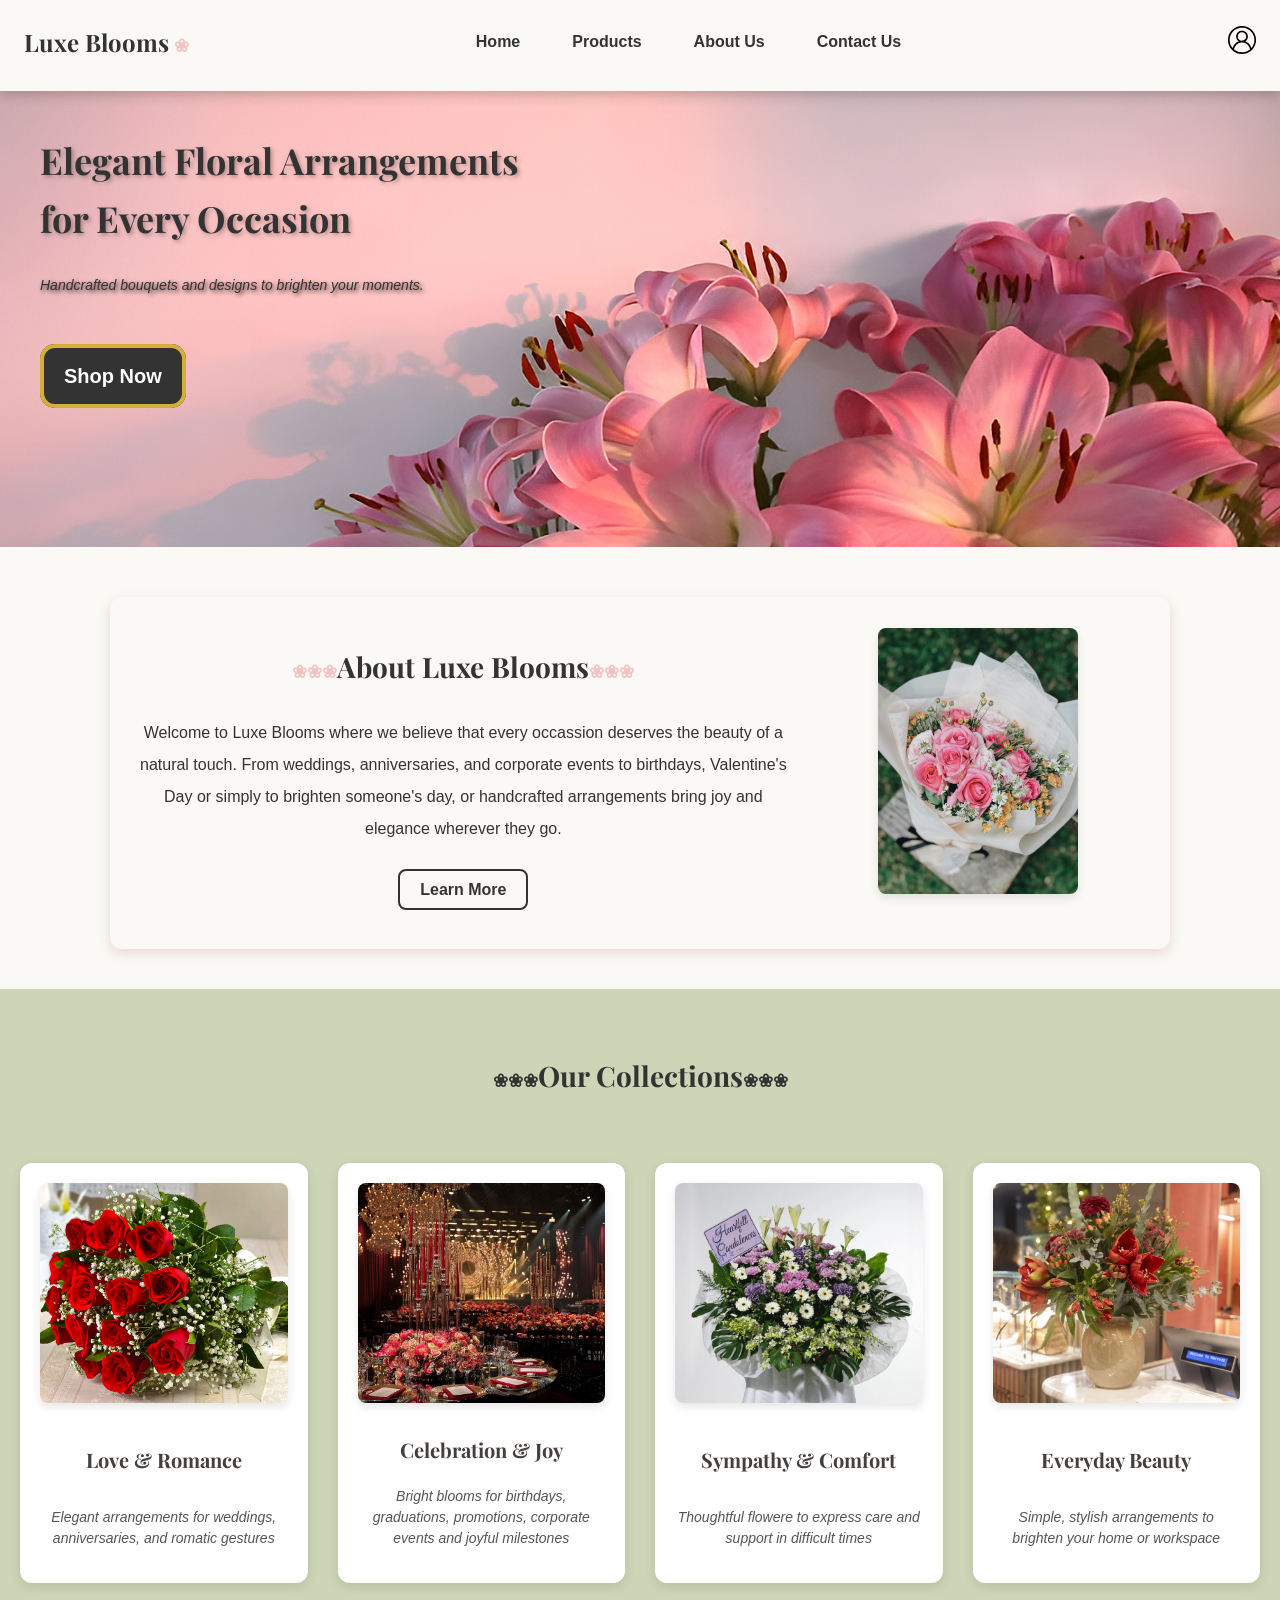
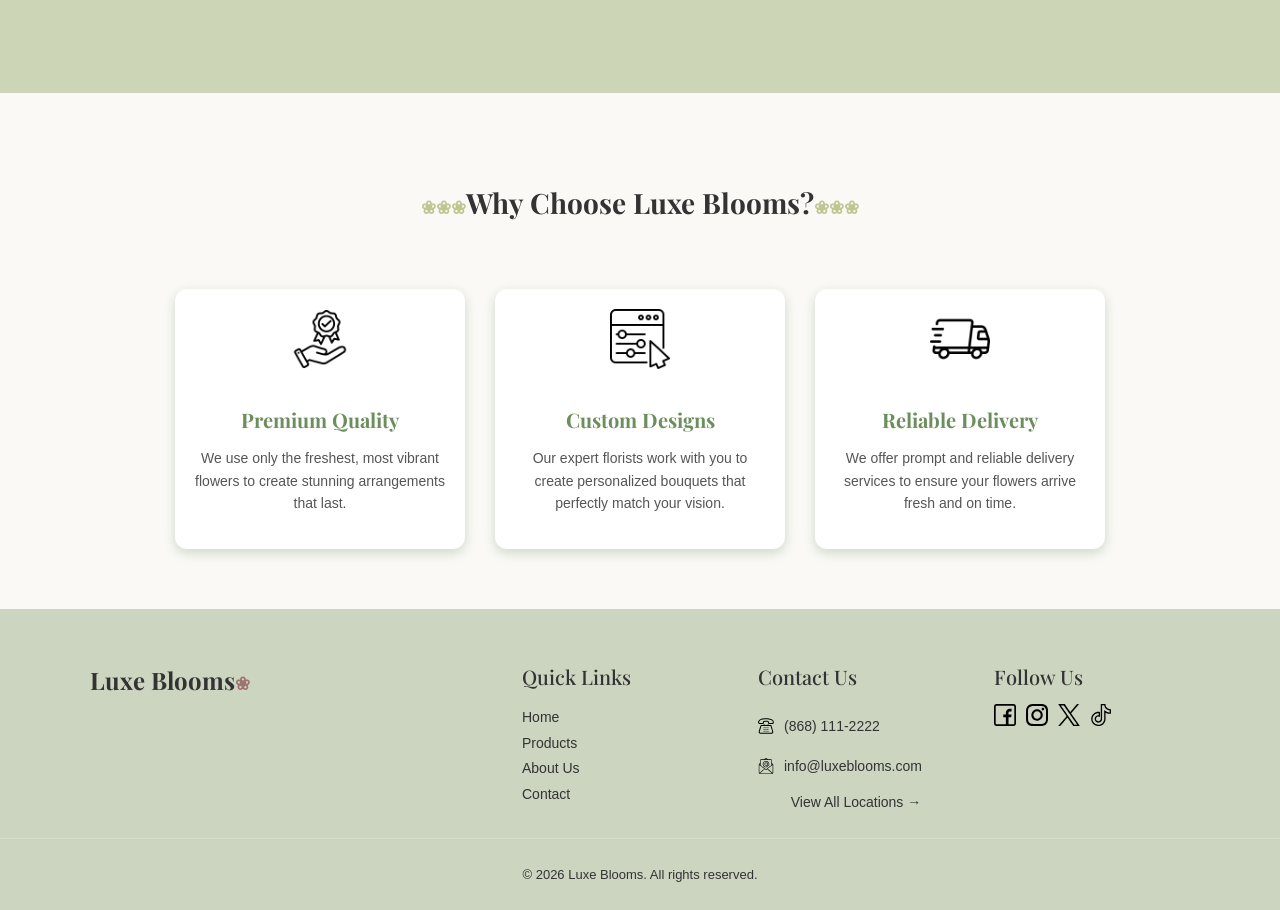
<file: index.html>
<!DOCTYPE html>
<html lang="en">
    <head>
        <meta charset="UTF-8">
        <title>Luxe Blooms</title>

        <!-- Redirect -->
        <script>
        window.location.href = "homepage/homepage.html";
        </script>

    </head>
    <body>
    <p>Loading...</p>
    </body>
</html>
</file>
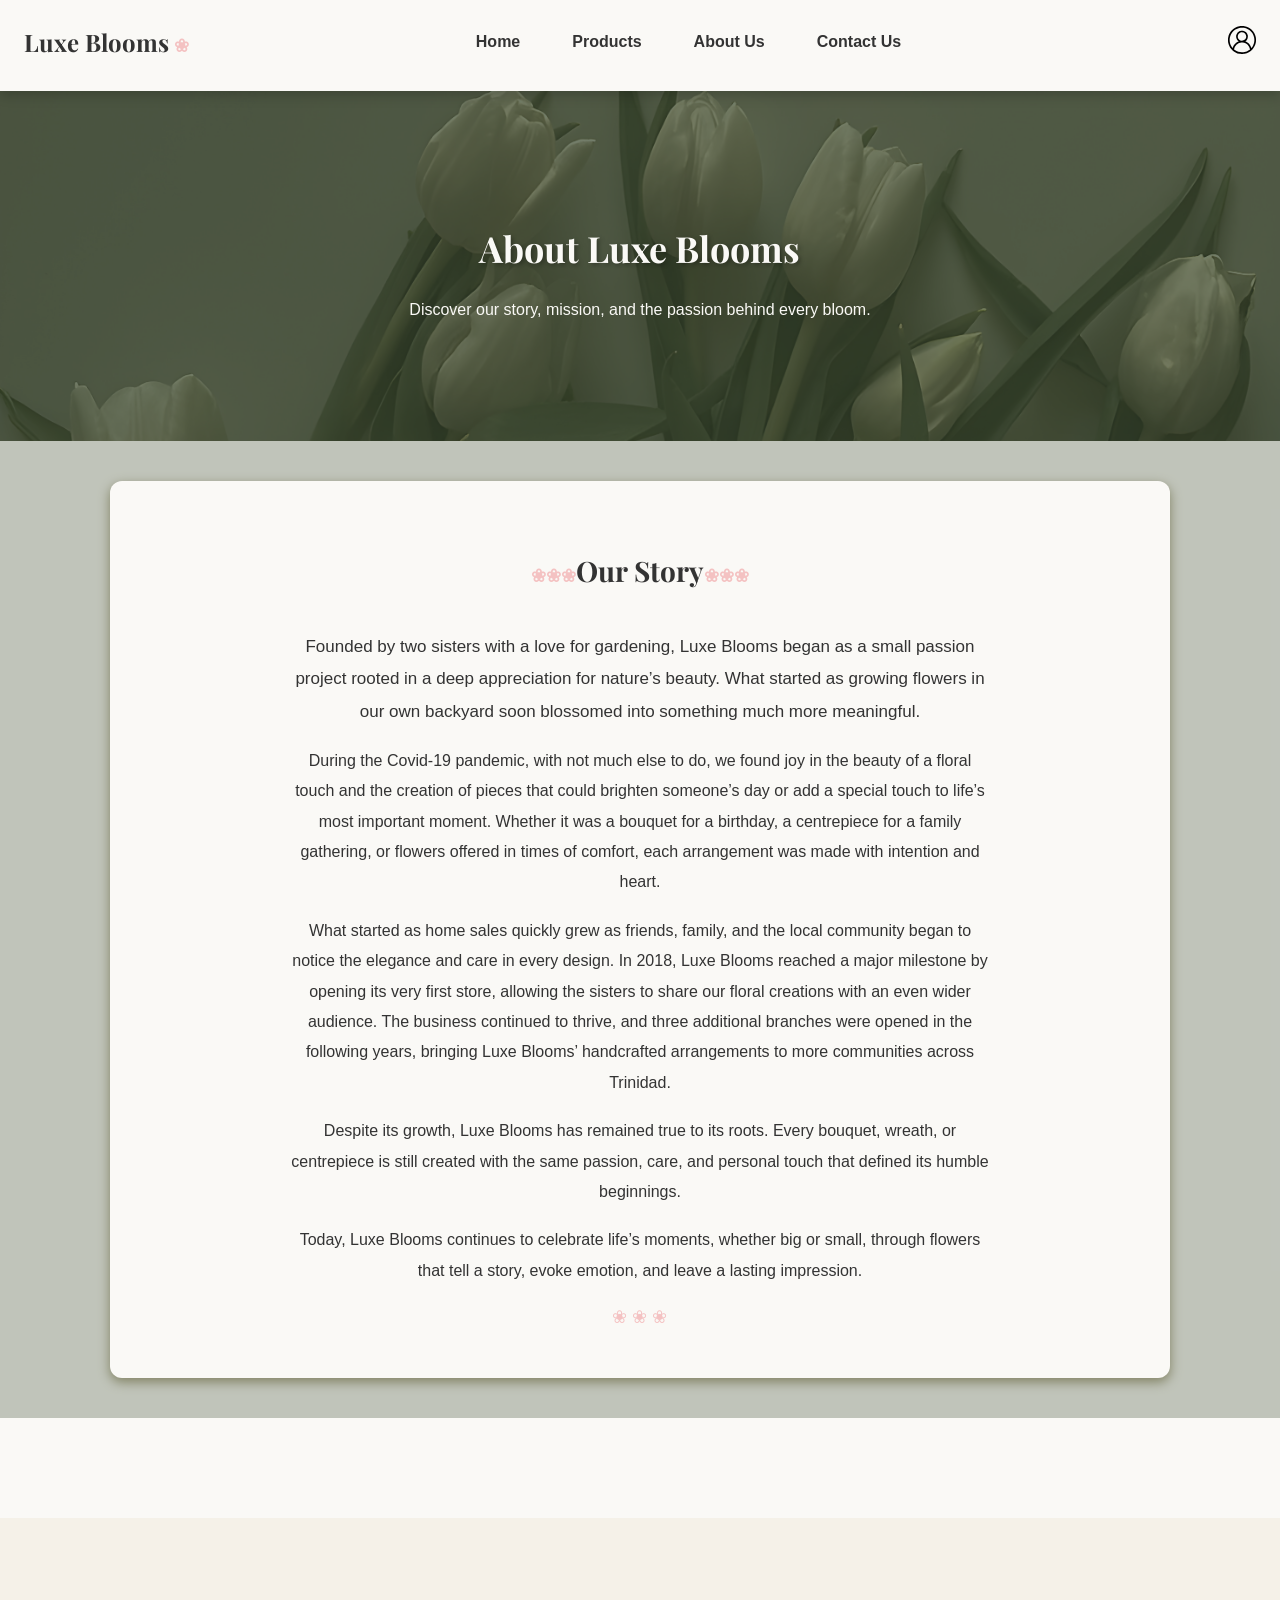
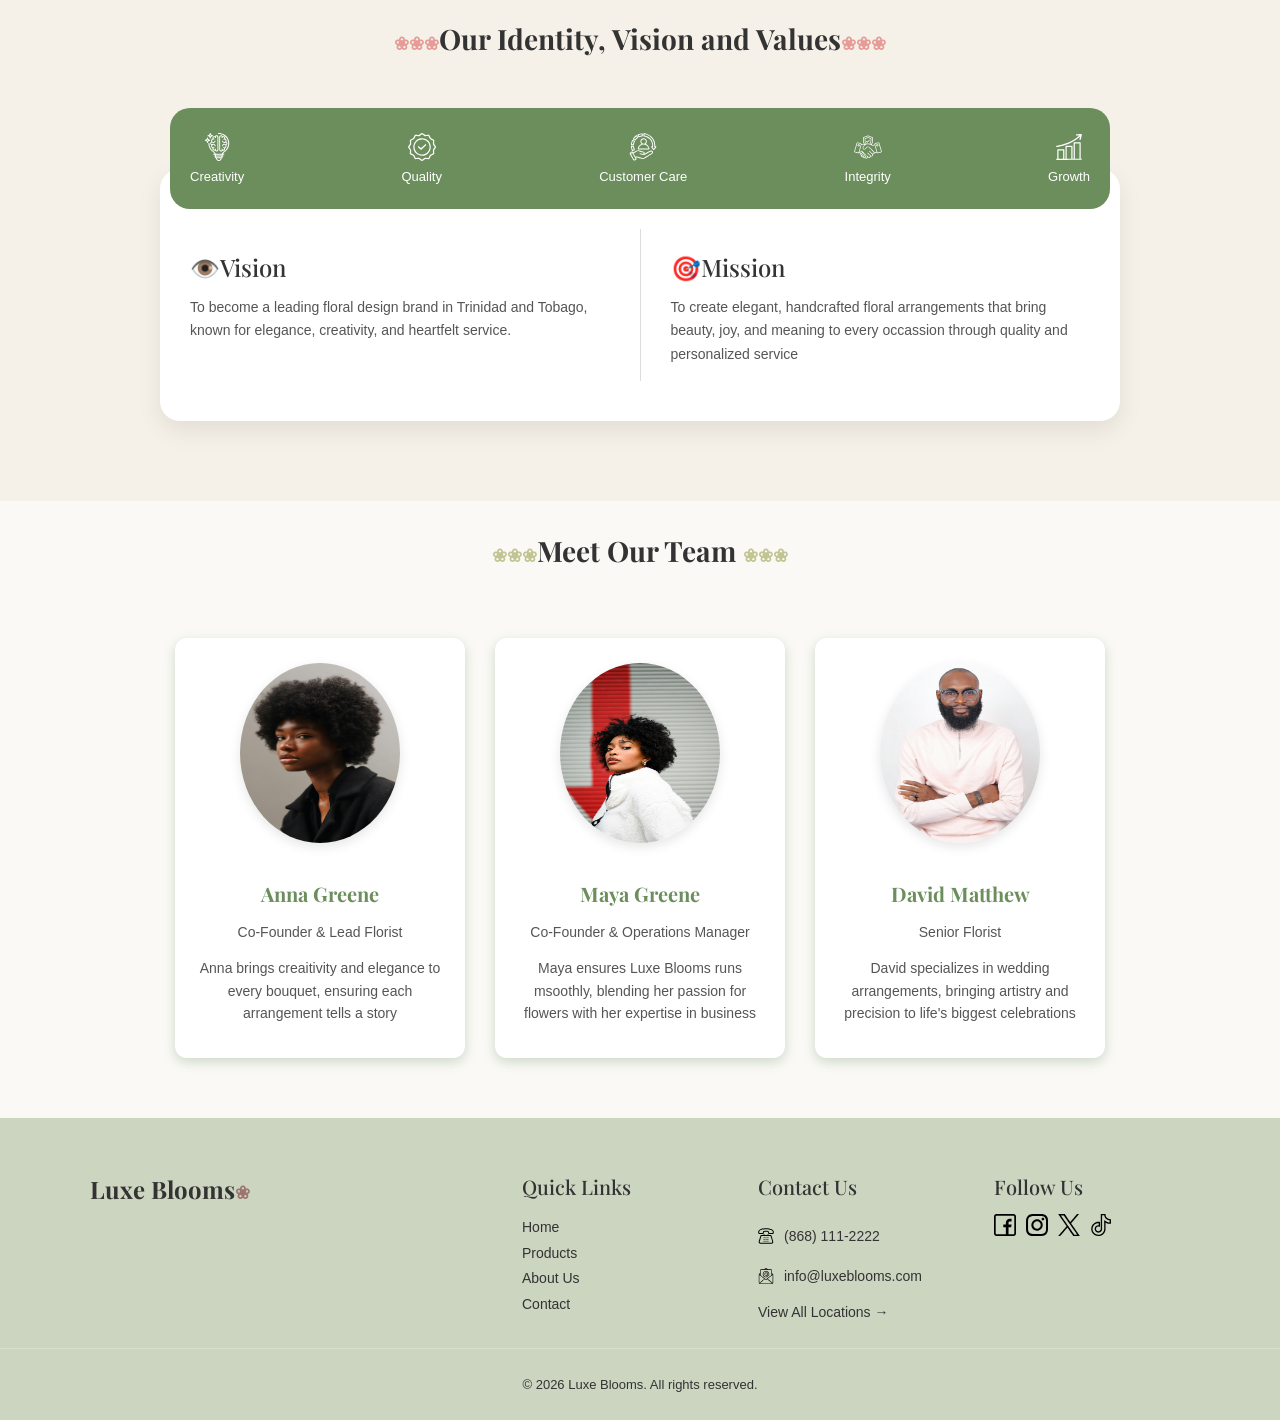
<file: about us/about.html>
<!DOCTYPE html>
<html lang="en">
    <head>
        <meta charset="UTF-8">
        <meta name="description" content="Learn the story behind Luxe Blooms, our vision, mission, and values">
        <meta name="keywords" content="Luxe Blooms story, mission, vision, values, flower shop Trinidad, flower shop history">
        <meta name="viewport" content="width=device-width, initial-scale=1.0">
        <title>Luxe Blooms | About Us</title>
        <link rel="icon" type="image/x-icon" href="../about us/about-images/favicon.ico">
        <link rel="stylesheet" href="../about us/about-styles.css">
        <link rel="stylesheet" href="../global-styles.css">
        <link rel="preconnect" href="https://fonts.googleapis.com">
        <link rel="preconnect" href="https://fonts.gstatic.com" crossorigin>
        <link href="https://fonts.googleapis.com/css2?family=Montserrat:ital,wght@0,100..900;1,100..900&family=Playfair+Display:ital,wght@0,400..900;1,400..900&display=swap" rel="stylesheet">
        <base target="_blank">
    </head>

    <body>  
        <!-- Header -->
        <header class="header">
            <div class="logo-text">
                <h1>Luxe Blooms</h1> 
            </div>

            <div class="menu-toggle" onclick="toggleMenu()">☰</div>

            <nav>
                <ul class="nav-list">
                    <li><a href="../homepage/homepage.html" class="nav-link">Home</a></li>
                    <li><a href="../products/product.html" class="nav-link">Products</a></li>
                    <li><a href="about.html" class="nav-link">About Us</a></li>
                    <li><a href="../contact us/contact.html" class="nav-link">Contact Us</a></li>
                </ul>
            </nav>

            <div class="icons">
                <ul>
                    <li><a href="../login/login.html"><img src="../homepage/images/user.svg" width="28" height="28" alt="User Account"></a></li>
                </ul>
            </div>
        </header>

        <script>
        function toggleMenu() {
            document.querySelector('.nav-list').classList.toggle('active');
        }
        </script>

        <!-- About Us Section Header -->
        <section class="about-hero">
            <div class="about-hero-content">
                <h1>About Luxe Blooms</h1>
                <div class="caption"><p>Discover our story, mission, and the passion behind every bloom.</p></div>
            </div>
        </section>

        <!-- Company Story and Values -->
        <section class="company-history">
            <div class="history-container">
                <div class="history-text">
                    <h2>Our Story</h2>

                    <p>Founded by two sisters with a love for gardening, Luxe Blooms began as a small passion project rooted in a deep appreciation for nature’s beauty.  What started as growing flowers in our own backyard soon blossomed into something much more meaningful.</p>

                    <p>During the Covid-19 pandemic, with not much else to do, we found joy in the beauty of a floral touch and the creation of pieces that could brighten someone’s day or add a special touch to life’s most important moment. Whether it was a bouquet for a birthday, a centrepiece for a family gathering, or flowers offered in times of comfort, each arrangement was made with intention and heart.</p>

                    <p>What started as home sales quickly grew as friends, family, and the local community began to notice the elegance and care in every design. In 2018, Luxe Blooms reached a major milestone by opening its very first store, allowing the sisters to share our floral creations with an even wider audience. The business continued to thrive, and three additional branches were opened in the following years, bringing Luxe Blooms’ handcrafted arrangements to more communities across Trinidad.</p>

                    <p>Despite its growth, Luxe Blooms has remained true to its roots. Every bouquet, wreath, or centrepiece is still created with the same passion, care, and personal touch that defined its humble beginnings.</p>

                    <p>Today, Luxe Blooms continues to celebrate life’s moments, whether big or small, through flowers that tell a story, evoke emotion, and leave a lasting impression. </p>
                </div>
            </div>
        </section>

        <!--Vision and Values-->
        <section class="identity-section">
            <h2>Our Identity, Vision and Values</h2>
        
            <!--Green Section-->
            <div class="values-bar">
                <div class="value-item">
                    <img src="about-images/creativity.svg" alt="Creativity">
                    <p>Creativity</p>
                </div>

                <div class="value-item">
                    <img src="about-images/quality.svg" alt="Quality">
                    <p>Quality</p>
                </div>

                <div class="value-item">
                    <img src="about-images/customer-care.svg" alt="Customer Care">
                    <p>Customer Care</p>
                </div>

                <div class="value-item">
                    <img src="about-images/integrity.svg" alt="Integrity">
                    <p>Integrity</p>
                </div>

                <div class="value-item">
                    <img src="about-images/growth.svg" alt="Growth">
                    <p>Growth</p>
                </div>
            </div>

            <!--White Section-->
            <div class="identity-card">
                <div class="identity-box">
                    <h3>👁️Vision</h3>
                    <p>To become a leading floral design brand in Trinidad and Tobago, known for elegance, creativity, and heartfelt service.</p>
                </div>

                <div class="divider"></div>

                <div class="identity-box">
                    <h3>🎯Mission</h3>
                    <p>To create elegant, handcrafted floral arrangements that bring beauty, joy, and meaning to every occassion through quality and personalized service</p>
                </div>
            </div>
        </section>

        <!--Meet Our Team-->
        <section class="meet-team">
            <h2>Meet Our Team </h2>
            <div class="team-grid">
                <div class="team-card">
                    <img src="about-images/sister1.jpg" alt="Co-Founder - Anna">
                    <h3>Anna Greene</h3>
                    <p>Co-Founder & Lead Florist</p>
                    <p>Anna brings creaitivity and elegance to every bouquet, ensuring each arrangement tells a story</p>
                </div>
                <div class="team-card">
                    <img src="about-images/sister2.jpg" alt="Co-Founder - Maya">
                    <h3>Maya Greene</h3>
                    <p>Co-Founder & Operations Manager</p>
                    <p>Maya ensures Luxe Blooms runs msoothly, blending her passion for flowers with her expertise in business</p>
                </div>
                <div class="team-card">
                    <img src="about-images/staff1.jpg" alt="Senior Florist">
                    <h3>David Matthew</h3>
                    <p>Senior Florist</p>
                    <p>David specializes in wedding arrangements, bringing artistry and precision to life's biggest celebrations</p>
                </div>
            </div>
        </section>

        <!--Footer-->
        <footer class="footer">
            <div class="footer-container">

                <div class="footer-brand">
                    <h3>Luxe Blooms</h3>
                </div>

                <div class="footer-heading">
                    <h4>Quick Links</h4>

                        <ul>
                            <li><a href="homepage.html">Home</a></li>
                            <li><a href="products.html">Products</a></li>
                            <li><a href="about.html">About Us</a></li>
                            <li><a href="contact.html">Contact</a></li>
                        </ul>
                </div>

                <div class="footer-heading">
                    <h4>Contact Us</h4>

                    <p class="footer-contact">
                    <img src="../homepage/images/phone.svg" alt="Phone icon">(868) 111-2222</p>

                    <p class="footer-contact">
                    <img src="../homepage/images/email.svg" alt="Email icon">info@luxeblooms.com</p>

                    <a href="contact.html" class="footer-link">View All Locations →</a>
                </div>

                <div class="footer-heading">
                    <h4>Follow Us</h4>

                    <div class="social-icons">
                        <a href="#"><img src="../homepage/images/facebook.svg" alt="Facebook"></a>
                        <a href="#"><img src="../homepage/images/instagram.svg" alt="Instagram"></a>
                        <a href="#"><img src="../homepage/images/twitter.svg" alt="Twitter"></a>
                        <a href="#"><img src="../homepage/images/tiktok.svg" alt="TikTok"></a>
                    </div>
                </div>
            </div>

            <div class="footer-bottom">
                <p>© 2026 Luxe Blooms. All rights reserved.</p>
            </div>
        </footer>
    </body>
</html>
</file>
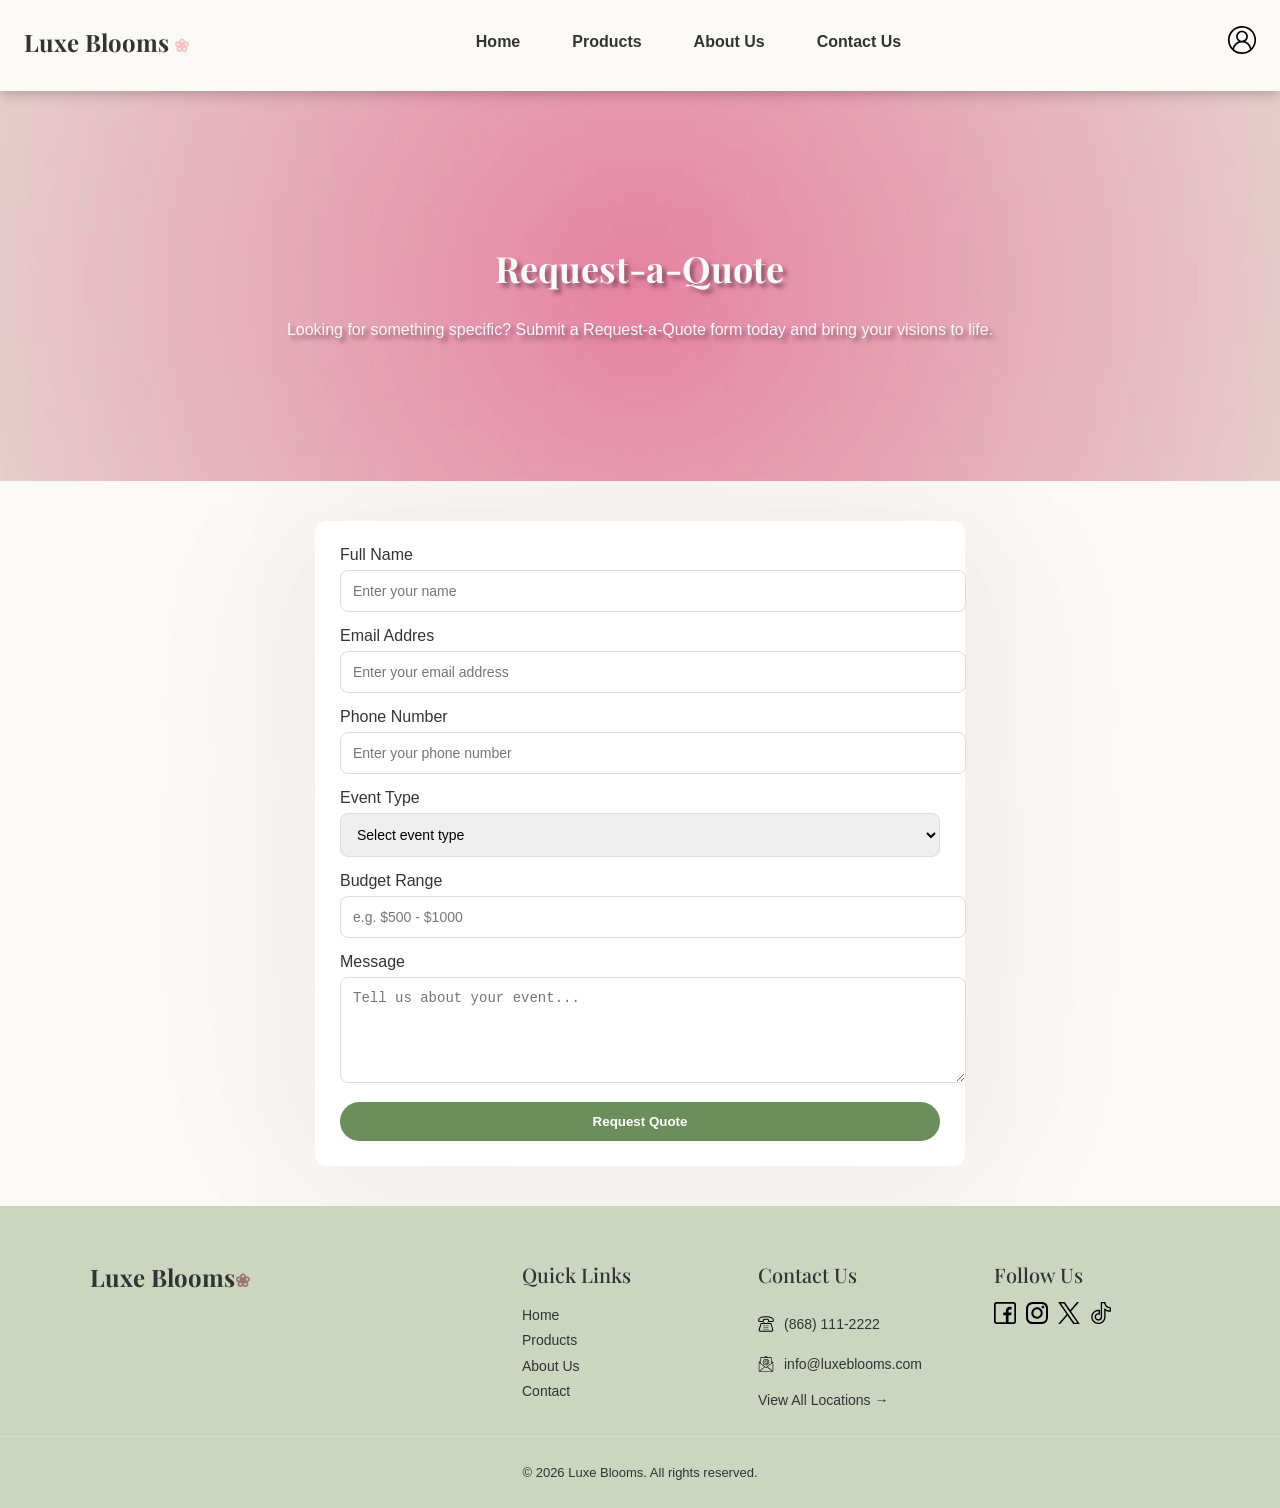
<file: forms/quote.html>
<!DOCTYPE html>
<html lang="en">
    <head>
        <meta charset="UTF-8">
        <meta name="description" content="Luxe Blooms - Elegant Floral Arrangements for Every Occasion">
        <meta name="keywords" content="Learn about Luxe Blooms, our story, mission, vision, values, Luxe Blooms">
        <meta name="viewport" content="width=device-width, initial-scale=1.0">
        <title>Luxe Blooms | Contact Us</title>
        <link rel="icon" type="image/x-icon" href="../forms/quote-images/favicon.ico">
        <link rel="stylesheet" href="../global-styles.css">
        <link rel="stylesheet" href="../forms/quote.css">
        <link rel="preconnect" href="https://fonts.googleapis.com">
        <link rel="preconnect" href="https://fonts.gstatic.com" crossorigin>
        <link href="https://fonts.googleapis.com/css2?family=Montserrat:ital,wght@0,100..900;1,100..900&family=Playfair+Display:ital,wght@0,400..900;1,400..900&display=swap" rel="stylesheet">
        <base target="_blank">
    </head>

    <body>  
        <!-- Header -->
        <header class="header">
            <div class="logo-text">
                <h1>Luxe Blooms</h1> 
            </div>

            <div class="menu-toggle" onclick="toggleMenu()">☰</div>

            <nav>
                <ul class="nav-list">
                    <li><a href="../homepage/homepage.html" class="nav-link">Home</a></li>
                    <li><a href="../products/product.html" class="nav-link">Products</a></li>
                    <li><a href="../about us/about.html" class="nav-link">About Us</a></li>
                    <li><a href="../contact us/contact.html" class="nav-link">Contact Us</a></li>
                </ul>
            </nav>

            <div class="icons">
                <ul>
                    <li><a href="../login/login.html"><img src="../homepage/images/user.svg" width="28" height="28" alt="User Account"></a></li>
                </ul>
            </div>
        </header>

        <script>
        function toggleMenu() {
            document.querySelector('.nav-list').classList.toggle('active');
        }
        </script>

        <!-- Request-a-Quote Hero Section -->
        <section class="quote-hero">
            <div class="quote-hero-content">
                <h1>Request-a-Quote</h1>
                <div class="caption"><p>Looking for something specific? Submit a Request-a-Quote form today and bring your visions to life.</p></div>
            </div>
        </section>

        <!--Quote-->
        <section class="quote-form">
            <form id="quoteForm">

                <div class="quote-form-group">
                    <label for="name">Full Name</label>
                    <input type="text" id="name" name="name" placeholder="Enter your name" required>
                    <div id="nameError" class="error"></div>
                </div>

                <div class="quote-form-group">
                    <label for="email">Email Addres</label>
                    <input type="email" id="email" name="email" placeholder="Enter your email address" required>
                    <div id="emailError" class="error"></div>
                </div>

                <div class="quote-form-group">
                    <label for="phone">Phone Number</label>
                    <input type="tel" id="phone" name="phone" placeholder="Enter your phone number" required>
                    <div id="phoneError" class="error"></div>
                </div>

                <div class="quote-form-group">
                    <label for="eventType">Event Type</label>
                    <select id="eventType" name="eventType" required>
                        <option value="">Select event type</option>
                        <option>Wedding</option>
                        <option>Corporate</option>
                        <option>Birthday</option>
                        <option>Other</option>
                    </select>
                    <div id="eventTypeError" class="error"></div>
                </div>

                <div class="quote-form-group">
                    <label for="budget">Budget Range</label>
                    <input type="text" id="budget" name="budget" placeholder="e.g. $500 - $1000" required>
                    <div id="budgetError" class="error"></div>
                </div>

                <div class="quote-form-group">
                    <label for="message">Message</label>
                    <textarea id="message" name="message" rows="5" placeholder="Tell us about your event..." required></textarea>
                    <div id="messageError" class="error"></div>
                </div>

                <button type="submit">Request Quote</button>

                <div id="successMsg" class="success">
                ✅ Quest request submitted successfully!
                </div>
            </form>

        </section>

        <script src="../forms/quote-validate.js"></script>

        <!--Footer-->
        <footer class="footer">
            <div class="footer-container">

                <div class="footer-brand">
                    <h3>Luxe Blooms</h3>
                </div>

                <div class="footer-heading">
                    <h4>Quick Links</h4>

                        <ul>
                            <li><a href="homepage.html">Home</a></li>
                            <li><a href="products.html">Products</a></li>
                            <li><a href="about.html">About Us</a></li>
                            <li><a href="contact.html">Contact</a></li>
                        </ul>
                </div>

                <div class="footer-heading">
                    <h4>Contact Us</h4>

                    <p class="footer-contact">
                    <img src="../homepage/images/phone.svg" alt="Phone icon">(868) 111-2222</p>

                    <p class="footer-contact">
                    <img src="../homepage/images/email.svg" alt="Email icon">info@luxeblooms.com</p>

                    <a href="contact.html" class="footer-link">View All Locations →</a>
                </div>

                <div class="footer-heading">
                    <h4>Follow Us</h4>

                    <div class="social-icons">
                        <a href="#"><img src="../homepage/images/facebook.svg" alt="Facebook"></a>
                        <a href="#"><img src="../homepage/images/instagram.svg" alt="Instagram"></a>
                        <a href="#"><img src="../homepage/images/twitter.svg" alt="Twitter"></a>
                        <a href="#"><img src="../homepage/images/tiktok.svg" alt="TikTok"></a>
                    </div>
                </div>
            </div>

            <div class="footer-bottom">
                <p>© 2026 Luxe Blooms. All rights reserved.</p>
            </div>
        </footer>



    </body>
</html>
</file>
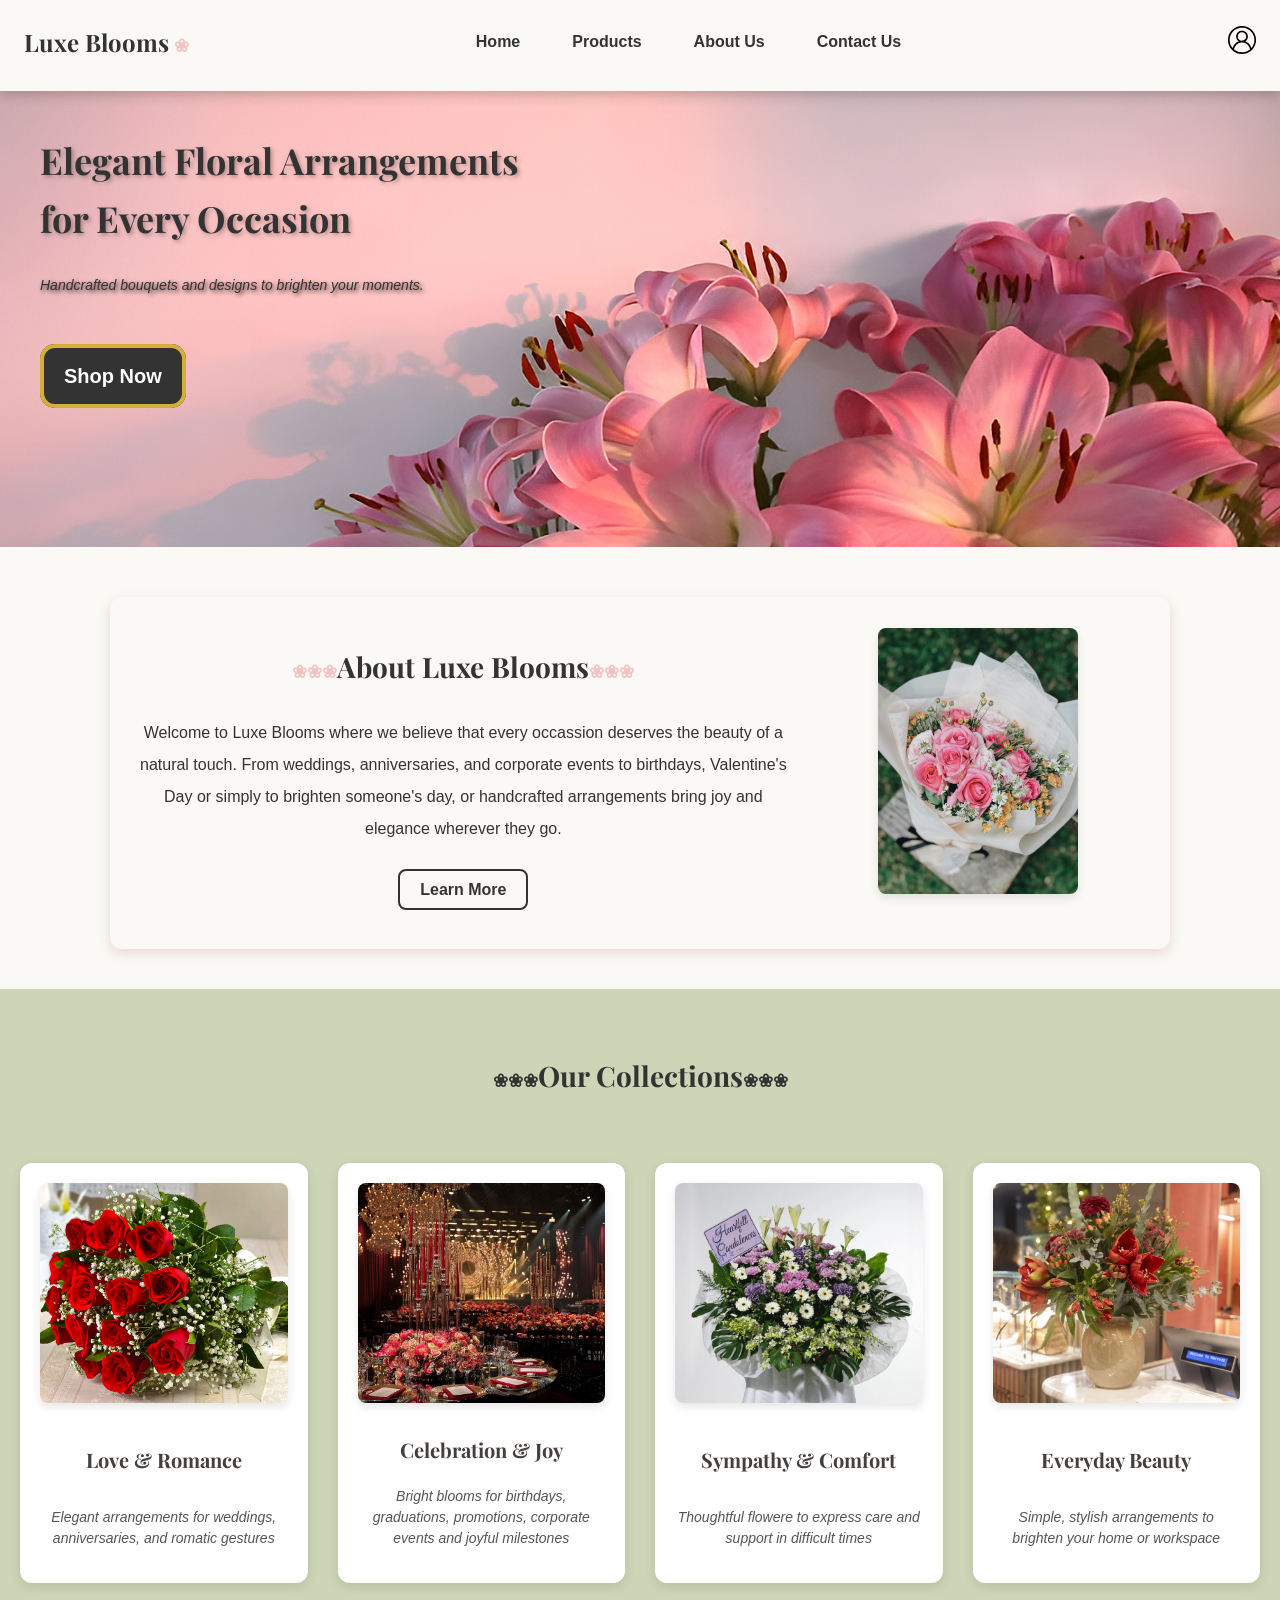
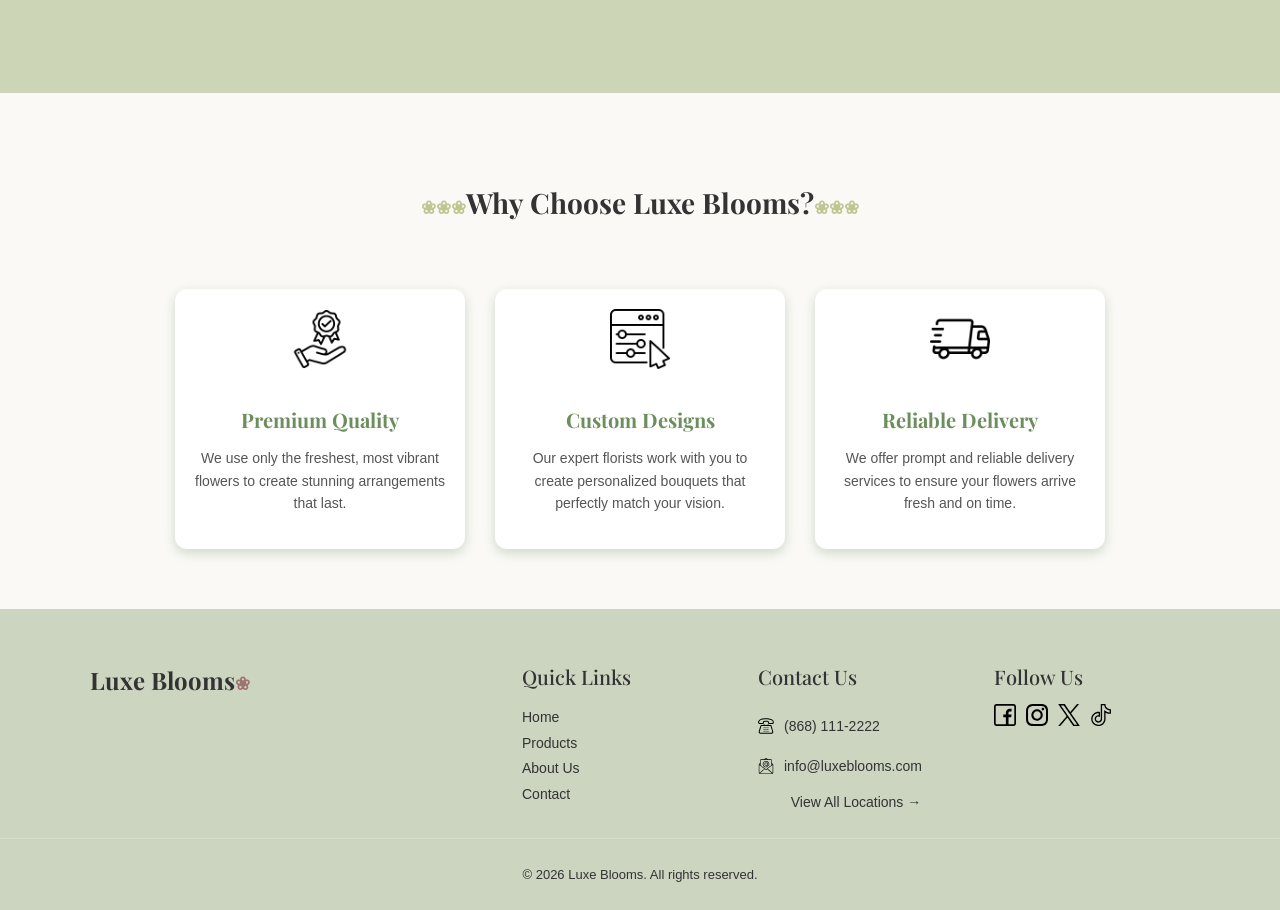
<file: homepage/homepage.html>
<!DOCTYPE html>
<html lang="en">
  <head>
    <meta charset="UTF-8">
    <meta name="description" content="Luxe Blooms - Elegant Floral Arrangements for Every Occasion">
    <meta name="keywords" content="flowers, bouquets, weddings, floral arrangements, Luxe Blooms">
    <meta name="viewport" content="width=device-width, initial-scale=1.0">
    <title>Luxe Blooms | Home</title>
    <link rel="icon" type="image/x-icon" href="../homepage/images/favicon.ico">
    <link rel="stylesheet" href="homepage-styles.css">
    <link rel="stylesheet" href="../global-styles.css">
    <link rel="preconnect" href="https://fonts.googleapis.com">
    <link rel="preconnect" href="https://fonts.gstatic.com" crossorigin>
    <link href="https://fonts.googleapis.com/css2?family=Montserrat:ital,wght@0,100..900;1,100..900&family=Playfair+Display:ital,wght@0,400..900;1,400..900&display=swap" rel="stylesheet">
    <base target="_blank">
  </head>

  <body>  
    <!-- Header -->
    <header class="header">
      <div class="logo-text">
        <h1>Luxe Blooms</h1> 
      </div>

      <div class="menu-toggle" onclick="toggleMenu()">☰</div>

      <nav>
        <ul class="nav-list">
          <li><a href="homepage.html" class="nav-link">Home</a></li>
          <li><a href="../products/product.html" class="nav-link">Products</a></li>
          <li><a href="../about us/about.html" class="nav-link">About Us</a></li>
          <li><a href="../contact us/contact.html" class="nav-link">Contact Us</a></li>
        </ul>
      </nav>

      <div class="icons">
        <ul>
          <li><a href="../login/login.html">
            <img src="images/user.svg" width="28" height="28" alt="User Account"></a></li>
        </ul>
      </div>
    </header>

    <script>
    function toggleMenu() {
      document.querySelector('.nav-list').classList.toggle('active');
    }
    </script>

    <!-- Hero Section -->
    <section class="home-hero">
      <h1>Elegant Floral Arrangements <br> for Every Occasion</h1>
        <div class="caption"><p>Handcrafted bouquets and designs to brighten your moments.</p></div>
        <a href="../products/product.html" class="button-primary">Shop Now</a>
    </section>

    <!-- Company Introduction -->
    <section class="about-preview">
      <div class="about-container">
        <div class="about-text">
          <h2>About Luxe Blooms</h2>
          <p>Welcome to Luxe Blooms where we believe that every occassion deserves the beauty of a natural touch. From weddings, anniversaries, and corporate events to birthdays, Valentine's Day or simply to brighten someone's day, or handcrafted arrangements bring joy and elegance wherever they go. </p>
          <a href="../about us/about.html" class="button-secondary">Learn More</a>
        </div>

        <div class="about-image">
          <img src="images/pink-and-white-rose-bouquet.jpg" alt="Pink and White Rose Bouquet">
        </div>
      </div>
    </section>

    <!-- Featured Collections -->
    <section class="collections">
      <h2>Our Collections</h2>
      <div class="collection-grid">

      <!--Card 1-->
      <a href="../products/product.html" class="collection-card">
        <img src="images/love.jpg" alt="Romantic Bouquet">
        <h3>Love & Romance</h3>
        <p> Elegant arrangements for weddings, anniversaries, and romatic gestures</p>
      </a>

      <!--Card 2-->
      <a href="../products/product.html" class="collection-card">
        <img src="images/celebration.jpg" alt="Celebration Bouquet">
        <h3>Celebration & Joy</h3>
        <p>Bright blooms for birthdays, graduations, promotions, corporate events and joyful milestones </p>
      </a>
    
      <!--Card 3-->
      <a href="../products/product.html" class="collection-card sympathy">
        <img src="images/sympathy.jpg" alt="Sympathy Flowers">
        <h3>Sympathy & Comfort</h3>
        <p>Thoughtful flowere to express care and support in difficult times</p>
      </a>

      <!--Card 4-->
      <a href="../products/product.html" class="collection-card">
        <img src="images/everyday.jpg" alt="Everyday Bouquets">
        <h3>Everyday Beauty</h3>
        <p>Simple, stylish arrangements to brighten your home or workspace</p>
      </a>
      </div>
    </section>

    <!--Section: Why Choose Luxe Blooms?-->
    <section class="why-choose">
      <h2>Why Choose Luxe Blooms?</h2>
      <div class="features">
        <div class="feature">
          <img src="images/quality.png" alt="Quality Icon">
          <h3>Premium Quality</h3>
          <p>We use only the freshest, most vibrant flowers to create stunning arrangements that last.</p>
        </div>

        <div class="feature">
        <img src="images/customization.png" alt="Customization Icon">
          <h3>Custom Designs</h3>
          <p>Our expert florists work with you to create personalized bouquets that perfectly match your vision.</p>
        </div>

        <div class="feature">
        <img src="images/delivery.png" alt="Delivery Icon">
          <h3>Reliable Delivery</h3>
          <p>We offer prompt and reliable delivery services to ensure your flowers arrive fresh and on time.</p>
        </div>
      </div>
    </section>

    <!--Footer-->
    <footer class="footer">
      <div class="footer-container">

        <div class="footer-brand">
          <h3>Luxe Blooms</h3>
        </div>

        <div class="footer-heading">
          <h4>Quick Links</h4>
            <ul>
              <li><a href="homepage.html">Home</a></li>
              <li><a href="products.html">Products</a></li>
              <li><a href="about.html">About Us</a></li>
              <li><a href="contact.html">Contact</a></li>
            </ul>
        </div>

        <div class="footer-heading">
          <h4>Contact Us</h4>

          <p class="footer-contact">
          <img src="../homepage/images/phone.svg" alt="Phone icon">(868) 111-2222</p>

          <p class="footer-contact">
          <img src="../homepage/images/email.svg" alt="Email icon">info@luxeblooms.com</p>

          <a href="contact.html" class="footer-link">View All Locations →</a>
        </div>

        <div class="footer-heading">
          <h4>Follow Us</h4>

          <div class="social-icons">
            <a href="#"><img src="../homepage/images/facebook.svg" alt="Facebook"></a>
            <a href="#"><img src="../homepage/images/instagram.svg" alt="Instagram"></a>
            <a href="#"><img src="../homepage/images/twitter.svg" alt="Twitter"></a>
            <a href="#"><img src="../homepage/images/tiktok.svg" alt="TikTok"></a>
          </div>
        </div>
      </div>

      <div class="footer-bottom">
        <p>© 2026 Luxe Blooms. All rights reserved.</p>
      </div>
    </footer>
  </body>
</html>
</file>
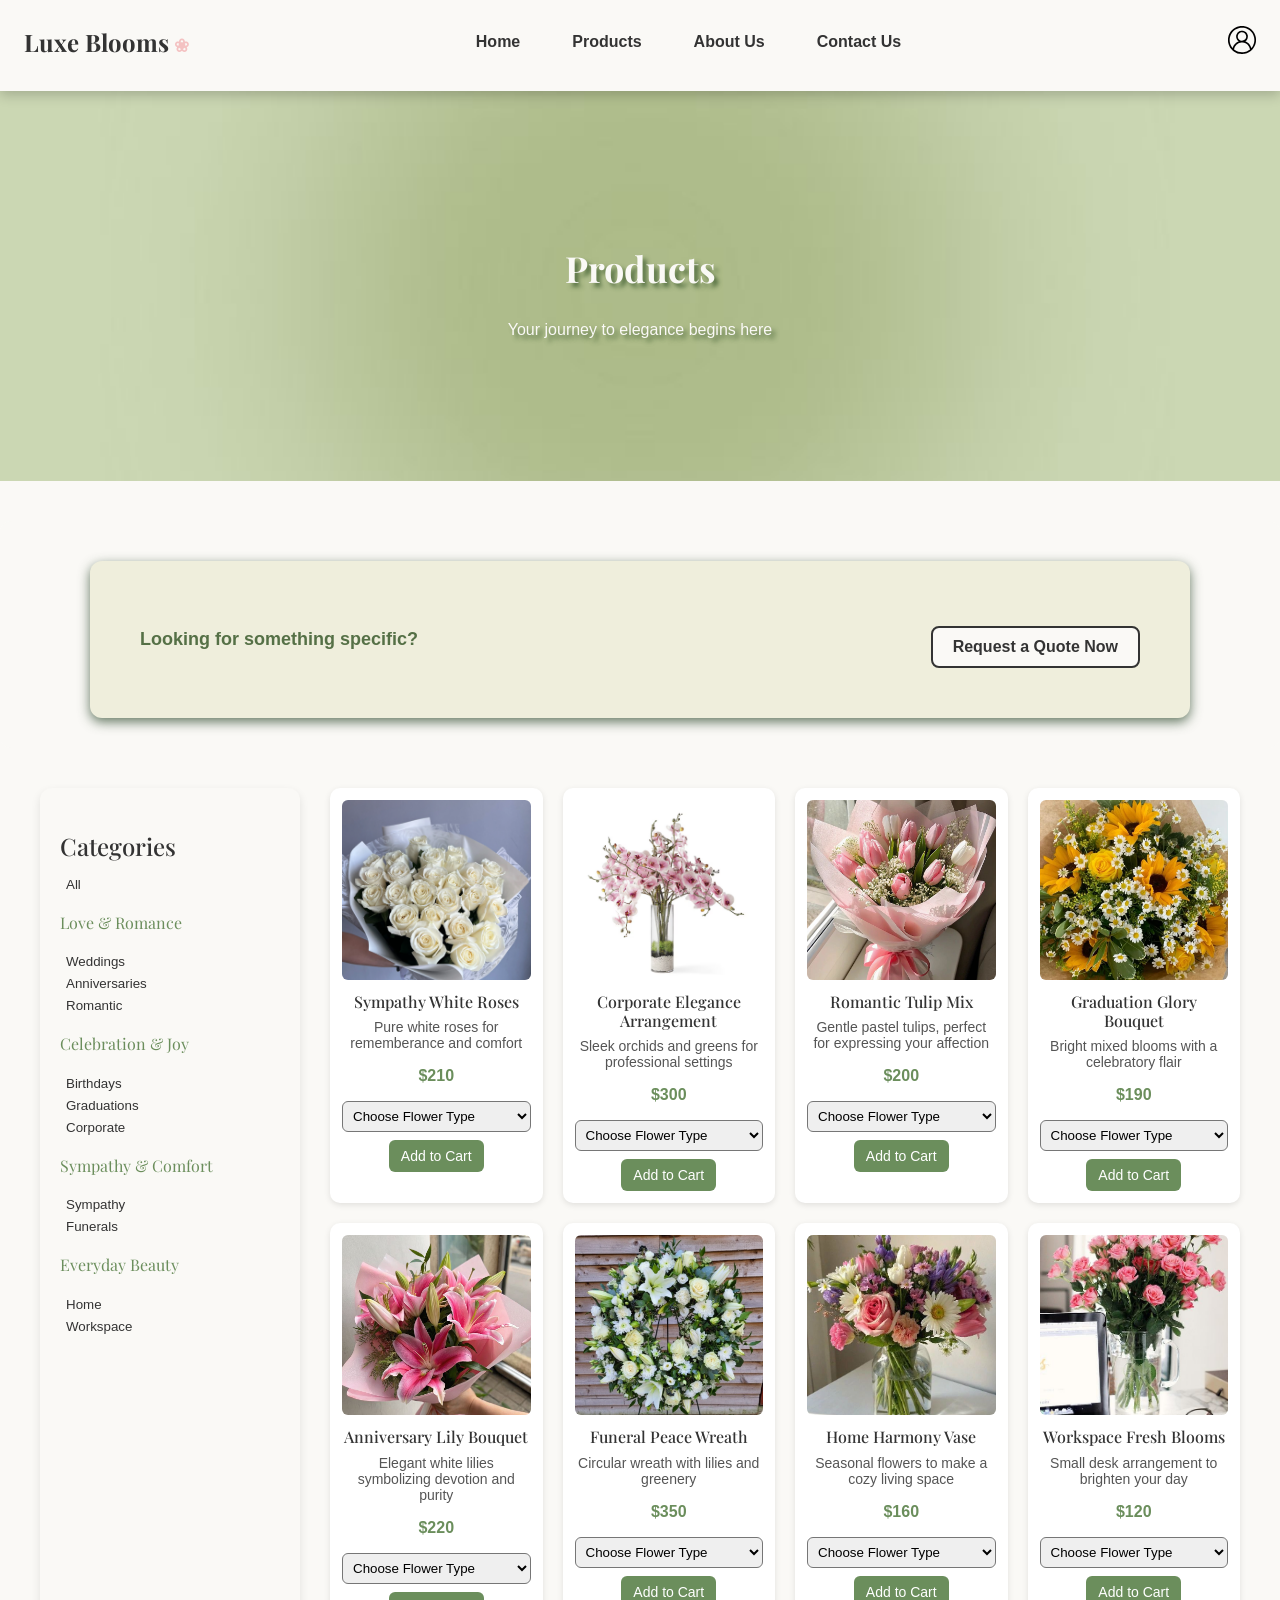
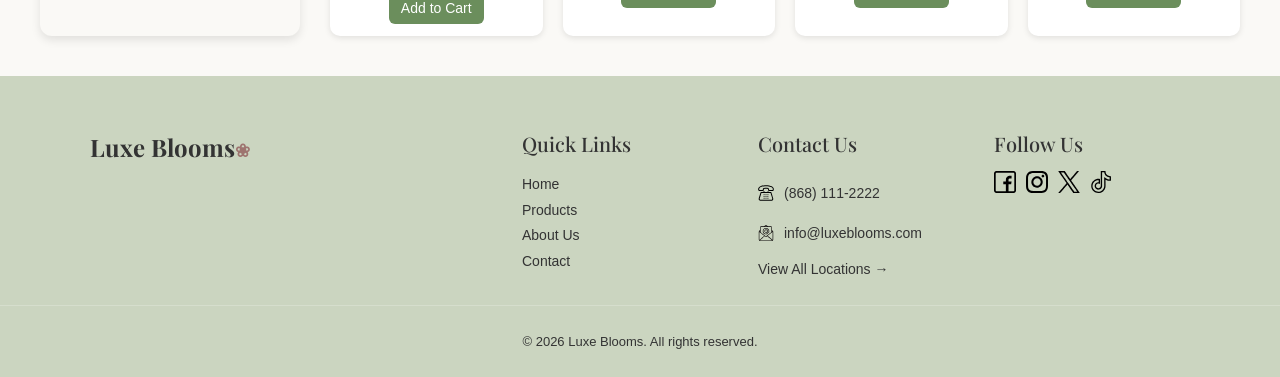
<file: products/product.html>
<!DOCTYPE html>
<html lang="en">
    <head>
        <meta charset="UTF-8">
        <meta name="description" content="Submit your event details to Luxe Blooms and receive a personalized quote tailored to your occasion, busget, and vision">
        <meta name="keywords" content="Luxe Blooms quote, request a quote, floral pricing, wedding flower quote, corporate flower quote, event flower quote">
        <meta name="viewport" content="width=device-width, initial-scale=1.0">
        <title>Luxe Blooms | Request-a-Quote</title>
        <link rel="icon" type="image/x-icon" href="../products/images/favicon.ico">
        <link rel="stylesheet" href="../global-styles.css">
         <link rel="stylesheet" href="../products/product.css">
        <link rel="preconnect" href="https://fonts.googleapis.com">
        <link rel="preconnect" href="https://fonts.gstatic.com" crossorigin>
        <link href="https://fonts.googleapis.com/css2?family=Montserrat:ital,wght@0,100..900;1,100..900&family=Playfair+Display:ital,wght@0,400..900;1,400..900&display=swap" rel="stylesheet">
        <base target="_blank">
    </head>

    <body>  
        <!-- Header -->
        <header class="header">
            <div class="logo-text">
                <h1>Luxe Blooms</h1> 
            </div>

            <div class="menu-toggle" onclick="toggleMenu()">☰</div>


            <nav>
                <ul class="nav-list">
                    <li><a href="../homepage/homepage.html" class="nav-link">Home</a></li>
                    <li><a href="product.html" class="nav-link">Products</a></li>
                    <li><a href="../about us/about.html" class="nav-link">About Us</a></li>
                    <li><a href="../contact us/contact.html" class="nav-link">Contact Us</a></li>
                </ul>
            </nav>

            <div class="icons">
                <ul>
                    <li><a href="../login/login.html"><img src="../homepage/images/user.svg" width="28" height="28" alt="User Account"></a></li>
                </ul>
            </div>
        </header>

        <script>
        function toggleMenu() {
            document.querySelector('.nav-list').classList.toggle('active');
        }
        </script>

        <!-- Product Section Header -->
        <section class="product-hero">
            <div class="product-hero-content">
                <h1>Products</h1>
                <div class="caption"><p>Your journey to elegance begins here</p></div>
            </div>
        </section>

        <!--Main Content-->
        <section class="quote-banner">
            <div class="quote-banner-content">
                <p>Looking for something specific?</p>
                <a href="../forms/quote.html" class="quote-button">Request a Quote Now</a>
            </div>
        </section>

        <!--Actual Product Section--> 
        <section class="product-section">

            <!-- Sidebar -->
            <aside class="product-sidebar">
                <h3>Categories</h3>

                <button>All</button>

                <h4>Love & Romance</h4>
                <button>Weddings</button>
                <button>Anniversaries</button>
                <button>Romantic</button>

                <h4>Celebration & Joy</h4>
                <button>Birthdays</button>
                <button>Graduations</button>
                <button>Corporate</button>

                <h4>Sympathy & Comfort</h4>
                <button>Sympathy</button>
                <button>Funerals</button>

                <h4>Everyday Beauty</h4>
                <button>Home</button>
                <button>Workspace</button>
            </aside>

            <!-- Grid -->
            <div class="product-grid">

                <!--Cards-->
                <div class="product-card">
                    <img src="../products/images/product1.png" alt="A bouquet of White RoseS">
                    <h3>Sympathy White Roses</h3>
                    <p class="description">Pure white roses for rememberance and comfort</p>
                    <p class="price">$210</p>

                    <select>
                        <option value="">Choose Flower Type</option>
                        <option>White Roses</option>
                        <option>White Roses with Baby's Breath</option>
                        <option>Mixed White Flowers</option>
                    </select>

                    <button>Add to Cart</button>
                </div>

                <div class="product-card">
                    <img src="images/product2.png" alt="Pink orchids in a tall, glass vase">
                    <h3>Corporate Elegance Arrangement</h3>
                    <p class="description">Sleek orchids and greens for professional settings</p>
                    <p class="price">$300</p>

                    <select>
                        <option value="">Choose Flower Type</option>
                        <option>White Orchids</option>
                        <option>Purple Orchids</option>
                        <option>Mixed Orchids</option>
                    </select>

                    <button>Add to Cart</button>
                </div>

                <div class="product-card">
                    <img src="images/product3.jpg" alt="A bouquet of white and pink tulips wrapped in pink paper and tied with a pink ribbon.">
                    <h3>Romantic Tulip Mix</h3>
                    <p class="description">Gentle pastel tulips, perfect for expressing your affection</p>
                    <p class="price">$200</p>

                    <select>
                        <option value="">Choose Flower Type</option>
                        <option>Pink Tulips</option>
                        <option>Red Tulips</option>
                        <option>Mixed Tulips</option>
                    </select>

                    <button>Add to Cart</button>
                </div>

                <div class="product-card">
                    <img src="images/product4.jpg" alt="A bouquet of yellow sunflowers, small daisies and greenery, wrapped in brown paper">
                    <h3>Graduation Glory Bouquet</h3>
                    <p class="description">Bright mixed blooms with a celebratory flair</p>
                    <p class="price">$190</p>

                    <select>
                        <option value="">Choose Flower Type</option>
                        <option>Sunflowers</option>
                        <option>Mixed Bright Blooms</option>
                        <option>Roses and Carnations</option>
                    </select>

                    <button>Add to Cart</button>
                </div>

                <div class="product-card">
                    <img src="images/product5.jpg" alt="A bouquet of pink lilies wrapped in pink paper">
                    <h3>Anniversary Lily Bouquet</h3>
                    <p class="description">Elegant white lilies symbolizing devotion and purity</p>
                    <p class="price">$220</p>

                    <select>
                        <option value="">Choose Flower Type</option>
                        <option>White Lilies</option>
                        <option>Pink Lilies</option>
                        <option>Mixed Lilies</option>
                    </select>

                    <button>Add to Cart</button>
                </div>

                <div class="product-card">
                    <img src="images/product6.png" alt="A funeral wreath of white lilies with greenery">
                    <h3>Funeral Peace Wreath</h3>
                    <p class="description">Circular wreath with lilies and greenery</p>
                    <p class="price">$350</p>

                    <select>
                        <option value="">Choose Flower Type</option>
                        <option>White Lilies</option>
                        <option>Mixed Lilies & Roses</option>
                        <option>Custom Sympathy Mix</option>
                    </select>

                    <button>Add to Cart</button>
                </div>
            
                <div class="product-card">
                    <img src="images/product7.jpg" alt="A vibrant mixed floral bouquet of roses, tulips and daisies in a glass vase">
                    <h3>Home Harmony Vase</h3>
                    <p class="description">Seasonal flowers to make a cozy living space</p>
                    <p class="price">$160</p>

                    <select>
                        <option value="">Choose Flower Type</option>
                        <option>Tulips & Greens</option>
                        <option>Roses & Daisies</option>
                        <option>Seasonal Mix</option>
                    </select>

                    <button>Add to Cart</button>
                </div>

                <div class="product-card">
                    <img src="images/product8.jpg" alt="Pink roses in a class vase on a desk next to a laptop">
                    <h3>Workspace Fresh Blooms</h3>
                    <p class="description">Small desk arrangement to brighten your day</p>
                    <p class="price">$120</p>

                    <select>
                        <option value="">Choose Flower Type</option>
                        <option>Succulent & Flowers</option>
                        <option>Mini Roses</option>
                        <option>Mixed Desk Blooms</option>
                    </select>

                    <button>Add to Cart</button>
                </div>
            </div>
        </section>

        <!--Footer-->
        <footer class="footer">
            <div class="footer-container">

                <div class="footer-brand">
                    <h3>Luxe Blooms</h3>
                </div>

                <div class="footer-heading">
                    <h4>Quick Links</h4>

                        <ul>
                            <li><a href="homepage.html">Home</a></li>
                            <li><a href="products.html">Products</a></li>
                            <li><a href="about.html">About Us</a></li>
                            <li><a href="contact.html">Contact</a></li>
                        </ul>
                </div>

                <div class="footer-heading">
                    <h4>Contact Us</h4>

                    <p class="footer-contact">
                    <img src="../homepage/images/phone.svg" alt="Phone icon">(868) 111-2222</p>

                    <p class="footer-contact">
                    <img src="../homepage/images/email.svg" alt="Email icon">info@luxeblooms.com</p>

                    <a href="contact.html" class="footer-link">View All Locations →</a>
                </div>

                <div class="footer-heading">
                    <h4>Follow Us</h4>

                    <div class="social-icons">
                        <a href="#"><img src="../homepage/images/facebook.svg" alt="Facebook"></a>
                        <a href="#"><img src="../homepage/images/instagram.svg" alt="Instagram"></a>
                        <a href="#"><img src="../homepage/images/twitter.svg" alt="Twitter"></a>
                        <a href="#"><img src="../homepage/images/tiktok.svg" alt="TikTok"></a>
                    </div>
                </div>
            </div>

            <div class="footer-bottom">
                <p>© 2026 Luxe Blooms. All rights reserved.</p>
            </div>
        </footer>
    </body>
</html>
</file>
<file: about us/about-styles.css>
/* About Us Page */
  /* About Us Hero */
.about-hero {
  display: flex;
  justify-content: center;
  align-items: center;
  text-align: center;
  position: relative;
  padding: 100px 20px;
  line-height: 1.2;
  background: url("../about us/about-images/hero.jpeg"); 
  background-size: cover;
  background-position: center;
  background-repeat: no-repeat;
  color: #faf9f6;
  margin: 0px;
  height: 150px;
  
}

.about-hero h1 {
  font-size: 36px;
  font-weight: bold;
  text-shadow: 2px 2px 4px rgba(0,0,0,0.3);
}

.about-hero::before {
  content: "";
  position: absolute;
  inset: 0;
  background: rgba(57, 73, 49, 0.7);
}

.about-hero-content {
  position: relative;
  z-index: 1;
}

/* Company History */
.company-history {
  text-align: center;
  padding: 40px 20px;
  background-color: rgba(57, 73, 49, 0.3);
  margin-bottom: 100px;
}

.history-container {
  display: flex;
  padding: 30px 30px 50px;
  background-color: #faf9f6;
  border-radius: 12px;
  max-width: 1000px;
  margin: 0 auto;
  align-items: center;
  box-shadow: #818263 0px 4px 12px;
}

.history-text h2 {
  font-size: 28px;
  font-weight: bold;
  color: #333333;
  text-align: center;
  padding: 20px 0;
}

.history-text h2::after {
  content: "❀❀❀";
  display: inline-block;
  margin-top: 10px;
  font-size: 18px;
  color: #f4c2c2;
}

.history-text h2::before {
  content: "❀❀❀";
  display: inline-block;
  margin-top: 10px;
  font-size: 18px;
  color: #f4c2c2;
}

.history-text p {
  font-size: 16px;
  line-height: 1.9;
  color: #333333;
  margin-bottom: 18px;
}

.history-text {
 max-width: 700px;
 margin: 0 auto;
}

.history-text p:first-of-type {
  font-size: 17px;
  font-weight: 500;

}

.history-text::after {
  content: "❀ ❀ ❀";
  display: block;
  margin-top: 20px;
  font-size: 18px;
  color: #f4c2c2;
}

@media (max-width: 768px) {
  .history-container {
    flex-direction: column;
    text-align: center;
  }
  .history-text {
    flex: none;
    width: 100%;
  }
}


/* Mission, Vision, Values */
.identity-section {
  text-align: center;
  padding: 80px 20px;
  background-color: #f5f1e8
}

.identity-section h2 {
  font-size: 28px;
  font-weight: bold;
  margin-bottom: 50px;
  color: #333333;
  line-height: 1.3;
}

.identity-section h2::before {
  content: "❀❀❀";
  display: inline-block;
  margin-top: 10px;
  font-size: 18px;
  color: #e69b97;
}

.identity-section h2::after {
  content: "❀❀❀";
  display: inline-block;
  margin-top: 10px;
  font-size: 18px;
  color: #e69b97;
}


.values-bar {
  background-color: #6b8e5c;
  color: white;
  display: flex;
  justify-content: space-between;
  align-items: center;
  padding: 25px 20px;
  border-radius: 20px;
  max-width: 900px;
  margin: 0 auto;
  margin-bottom: -40px;
  position: relative;
  z-index: 2;
  gap: 15px;
}

.value-item {
  text-align: center;
  display: flex;
  flex-direction: column;
  align-items: center;
}

.value-item img {
  width: 28px;
  height: 28px;
  margin-bottom: 8px;
  filter: brightness(0) invert(1);
  transition: transform 0.3s ease;
}

.value-item p {
  font-size: 13px;
  margin: 0;
  
}

.value-item:hover img {
  transform: scale(1.1.);
}

.value-item:hover p {
  opacity: 0.85;
}

.identity-card {
  background-color: #ffffff;
  padding: 60px 30px 40px;
  border-radius: 20px;
  max-width: 900px;
  margin: 0 auto;
  display: flex;
  justify-content: space-between;
  gap: 30px;
  box-shadow: 0 10px 25px rgba(0,0,0,0.08)
}

.identity-box {
  flex: 1;
  text-align: left;
}

.identity-box h3 {
  font-size: 24px;
  margin-bottom: 10px;
  color: #333333;
}

.identity-box p {
  font-size: 14px;
  line-height: 1.7;
  color: #555555
}
.divider {
  width: 1px;
  background-color: #dddddd;
}


@media (max-width: 768px) {
  .values-bar {
    flex-wrap: wrap;
    justify-content: center;
    gap: 20px;
  }
  
  .identity-card {
    flex-direction: column;
    text-align: center;
  }

  .identity-box {
    text-align: center;
  }

  .divider {
    display: none;
  }
}

/* Meet Our Team */
.meet-team {
  padding: 10px 20px 60px;
  text-align: center;
  background-color: #faf9f6;
  margin: 0px;
  border-radius: 12px;
}

.meet-team h2 {
  font-size: 28px;
  font-weight: bold;
  color: #333333;
  margin-bottom: 70px;
}

.meet-team h2::before {
  content: "❀❀❀";
  display: inline-block;
  margin-top: 10px;
  font-size: 18px;
  color: #c1c592;
}

.meet-team h2::after {
  content: "❀❀❀";
  display: inline-block;
  margin-top: 10px;
  font-size: 18px;
  color: #c1c592;
}

.team-grid {
  display: flex;
  flex-wrap: wrap;
  justify-content: center;
  gap: 30px;
}

.team-card {
  background: #ffffff;
  border-radius: 12px;
  box-shadow: 0 4px 12px rgba(107,142,92,0.3);
  padding: 20px;
  width: 250px;
  text-align: center;
  transition: transform 0.3s ease, box-shadow 0.3s ease;
}

.team-card:hover {
  transform: translateY(-5px);
  box-shadow: 0 8px 16px rgba(0,0,0,0.2);
}

.team-card img {
  width: 160px;
  height: 180px;
  margin-top: 5px;
  margin-bottom: 15px;
  border-radius: 50%;
  box-shadow: 0 4px 12px rgba(0,0,0,0.1);
}

.team-card h3 {
  font-size: 20px;
  margin-bottom: 15px;
  color: #6b8e5c;
  font-weight: bold;
}

.team-card p {
  font-size: 14px;
  color: #555555;
  line-height: 1.6;
}
</file>
<file: global-styles.css>
/* Base Styles */
body {
  font-family: 'Roboto', sans-serif;
  font-size: 16px;
  font-weight: normal;
  color: #333333; /*charcoal*/
  background-color: #faf9f6; /*off white*/
  margin: 0;
  padding: 0;
}

/* Header */
.header {
  display: flex;
  justify-content: space-between;
  align-items: center;
  padding: 12px 24px 18px;
  background-color: #faf9f6; 
  box-shadow: 0 4px 12px rgba(0,0,0,0.2);
  position: sticky;
  z-index: 1000;
  top: 0;
}

/* Logo */
.logo-text h1 {
  font-family: 'Playfair Display', serif;
  font-size: 24px;
  font-weight: bold;
  color: #333333;
}

.logo-text h1::after {
  content: "❀";
  margin-left: 5px;
  font-size: 18px;
  color: #f4c2c2;
}

/* Navigation */
.nav-list {
  list-style: none;
  display: flex;
  gap: 40px;
  padding: 0;
  margin: 0;
}

.nav-link {
  text-decoration: none;
  padding: 6px;
  color: #333333;
  font-weight: bold;
  font-family: 'Roboto', sans-serif;
  transition: 0.3s;
}

.nav-link:hover {
  background: #e69b97;
  color: #faf9f6;
  border-radius: 6px;
}

/* Icons */
.icons ul {
  list-style: none;
  display: flex;
  gap: 15px;
  margin: 0;
}

/* Menu Toggle (hidden on desktop) */
.menu-toggle {
  display: none;
  font-size: 26px;
  cursor: pointer;
}

/* ========================= */
/* 📱 MOBILE STYLES */
/* ========================= */
@media (max-width: 768px) {

  .menu-toggle {
    display: block;
  }

  .nav-list {
    flex-direction: column;
    position: absolute;
    top: 70px;
    left: 0;
    width: 220px;
    background-color: #faf9f6;
    padding: 20px;
    gap: 15px;
    display: none; /* hidden by default */
    box-shadow: 0 4px 12px rgba(0,0,0,0.15);
    border-radius: 0 0 12px 0;
  }

  .nav-list.active {
    display: flex;
  }
}

/* Headings */
h1, h2, h3, h4 {
  font-family: 'Playfair Display', serif;
  line-height: 1.2;
}
h1 {
  font-size: 32px;
  font-weight: bold;
}
h2 {
  font-size: 28px;
  font-weight: 600;
}
h3 {
  font-size: 24px;
  font-weight: 500;
}
h4 {
  font-size: 20px;
  font-weight: 400;
}

/* All Buttons */
.button-primary {
  background-color: #333333; /* Charcoal */
  color: white;
  font-size: 20px;
  padding: 17px 20px;
  border: 4px solid #D4AF37; /* Gold outline */
  border-radius: 15px;
  text-decoration: none;
  font-weight: bold;
  transition: all 0.3s ease-in-out;
}

.button-primary:hover {
  background-color: #818263; 
  border: 6px solid #D4AF37;
}

.button-secondary {
  background-color: #faf9f6;
  color: #333333; 
  font-size: 16px;
  padding: 10px 20px;
  border: 2px solid #333333; /* Charcoal outline */
  border-radius: 8px;
  text-decoration: none;
  font-weight: bold;
  transition: all 0.3s ease-in-out;
  margin-top: 50px;
}

.button-secondary:hover {
  background-color: #f4e1e0; /* Charcoal */
  color: #333333;
  border: 2px solid #333333;
}



/* Footer */
.footer {
  background: #cbd5c0;
  color: #333333;
  padding-top: 30px;
}

.footer-container {
  max-width: 1100px;
  margin: 0 auto;
  display: flex;
  justify-content: space-between;
  gap: 40px;
  flex-wrap: wrap;
  padding: 0 20px 20px;
}

.footer-brand {
  flex: 2;
}

.footer-brand h3 {
  margin-bottom: 10px;
  font-weight: bold;
}

.footer-brand h3::after {
  content: "❀";
  display: inline-block;
  margin-top: 10px;
  font-size: 18px;
  color: #9e746f;
}

.footer-heading {
  flex: 1;
  display: flex;
  flex-direction: column;

}

.footer-heading h4 {
  margin-bottom: 15px;
  font-weight: 500;
}

.footer-heading a {
  color: #333333;
  text-decoration: none;
  margin-bottom: 8px;
  font-size: 14px;
  transition: 0.3s;
}

.footer-heading a:hover {
  color: #557046;
}

.footer-heading ul {
  list-style: none;
  padding: 0;
  margin: 0;
  line-height: 1.6;
}

.footer-contact {
  display: flex;
  align-items: center;
  gap: 10px;
  font-size: 14px;
  margin-bottom: 10px;
}

.footer-contact img {
  width: 16px;
  height: 16px;
}

.footer-link {
  margin-top: 10px;
  color: #f4c2c2;
  font-size: 14px;
  text-decoration: none;
}

.footer-link:hover {
  text-decoration: underline;
}

.social-icons {
  display: flex;
  gap: 10px;
}

.social-icons img {
  width: 22px;
  height: 22px;
  transition: 0.3s;
}

.social-icons img:hover {
  transform: scale(1.1);
}

.footer-bottom {
  text-align: center;
  border-top: 1px solid rgba(255,255,255,0.2);
  padding: 15px;
  font-size: 13px;
}

@media (max-width: 768px) {
  .footer-container {
    flex-direction: column;
    text-align: center;
  }

  .footer-contact {
    justify-content: center;
  }

  .social-icons {
    justify-content: center;
  }
}
</file>
<file: forms/quote.css>
/* Request-a-Quote Page */
  /* Quote Hero */
.quote-hero {
  display: flex;
  justify-content: center;
  align-items: center;
  text-align: center;
  position: relative;
  padding: 100px 20px;
  line-height: 1.2;
  background: url("../forms/quote-images/quote-hero.jpg"); 
  background-size: cover;
  background-position: center;
  background-repeat: no-repeat;
  color: #faf9f6;
  margin: 0px;
  height: 190px;
}

.quote-hero h1 {
  font-size: 36px;
  font-weight: bold;
  text-shadow: 4px 4px 4px rgba(107, 60, 77, 0.7);
}

.quote-hero-content {
  position: relative;
  z-index: 1;
  text-shadow: 4px 4px 4px rgba(107, 60, 77, 0.7);
}

.quote-hero::before {
  content: "";
  position: absolute;
  inset: 0;
  background: rgba(128, 81, 82, 0.2);
}

  /* Main Content */
/* User Info Input */
.quote-form {
  max-width: 600px;
  margin: 40px auto;
  background: #ffffff;
  padding: 25px;
  border-radius: 12px;
  box-shadow: 0 4px 12pc rgba(0,0,0,0.08);
}

.quote-form-group {
  margin-bottom: 15px;
}

.quote-form-group label {
  display: block;
  margin-bottom: 6px;
  font-weight: 500;
  color:#333333;
}

input, select, textarea {
  width: 100%;
  padding: 12px;
  border: 1px solid #dddddd;
  border-radius: 8px;
  font-size: 14px;
}

button {
  background: #6B8E5C;
  color: #fff;
  padding: 12px;
  border: none;
  border-radius: 25px;
  width: 100%;
  cursor: pointer;
  font-weight: bold;
  transition: 0.3s;
}

button:hover {
  background: #557046;
}

/* Error */
.error {
    color: #ff6b6b;
    font-size: 14px;
}

/* Success */
.success {
    text-align: center;
    color: #4cd137;
    margin-top: 15px;
    display: none;
}
</file>
<file: homepage/homepage-styles.css>
/* Homepage Hero */
.home-hero {
  text-align: left;
  padding: 1px 20px 100px;
  line-height: 1.2;
  background: url("images/hero.jpg");
  background-size: cover;
  background-position: center;
  background-repeat: no-repeat;
  color: #333333;
  margin-top: 0px;
  height: 355px;
}

.home-hero h1 {
  display: flex;
  font-family: 'Playfair Display', serif;
  font-size: 36px;
  font-weight: bold;
  margin-top: 40px;
  margin-left: 20px;
  line-height: 1.6;
  text-shadow: 2px 2px 4px rgba(0,0,0,0.3);
}

.caption {
  margin-bottom: 70px;
  margin-left: 20px;
  font-size: 14px;
  font-style: italic;
  text-shadow: 2px 2px 4px rgba(0,0,0,0.8);
}

.home-hero h1, .home-hero a, .button-primary {
  margin-left: 20px;
}

/* Company Introduction */
.about-preview {
  text-align: center;
  padding: 40px 20px;
}

.about-container {
  display: flex;
  flex-direction: row;
  justify-content: space-between;
  gap: 30px;
  padding: 30px;
  padding-bottom: 50px;
  background-color: #faf9f6;
  border-radius: 12px;
  box-shadow: 0 4px 12px rgba(199,135,132,0.3);
  max-width: 1000px;
  margin: 0 auto;
  margin-top: 10px;
  align-items: center;
}

.about-text h2 {
  font-size: 28px;
  font-weight: bold;
  color: #333333;
  text-align: center;
}

.about-text h2::after {
  content: "❀❀❀";
  display: inline-block;
  margin-top: 10px;
  font-size: 18px;
  color: #f4c2c2;
}

.about-text h2::before {
  content: "❀❀❀";
  display: inline-block;
  margin-top: 10px;
  font-size: 18px;
  color: #f4c2c2;
}

.about-text p {
  font-size: 16px;
  line-height: 2;
  color: #333333;
  padding-top: 10px;
  padding-bottom: 20px;
}

.about-text {
  flex: 2;
}

.about-preview, .about-container, .about-text, a, .button-secondary {
  text-align: center;
}

.about-image {
  flex: 1;
  text-align: center;
  
}

.about-image img {
  max-width: 200px;
  width: 100%;
  height: auto;
  border-radius: 8px;
  box-shadow: 0 4px 10px rgba(0,0,0,0.1); 
}

@media (max-width: 768px) {
  .about-container {
    flex-direction: column;
    text-align: center;
  }
  .about-text, .about-image {
    flex: none;
    width: 100%;
  }
  .caption {
    color: #ffffff;
  }
}

/*Featured Collections*/
.collections h2 {
  text-align: center;
  font-weight: bold;
  margin: 10px 0 70px;
}

.collections h2::after {
  content: "❀❀❀";
  display: inline-block;
  margin-top: 10px;
  font-size: 18px;
  color: #333333;
}

.collections h2::before {
  content: "❀❀❀";
  display: inline-block;
  margin-top: 10px;
  font-size: 18px;
  color: #333333;
}

.collections {
  background-color: #ccd5b5;
  padding: 60px 20px;
  text-align: center;
  margin-bottom: 60px;
  overflow: auto;
}

.collection-grid {
  display: grid;
  grid-template-columns: repeat(auto-fit, minmax(250px, 1fr));
  gap: 30px;
  margin-bottom: 50px;
}

.collection-card {
  background: #ffffff;
  border-radius: 12px;
  box-shadow: 0 4px 12px rgba(0,0,0,0.1);
  padding: 20px;
  transition: transform 0.3s ease, box-shadow 0.3s ease;
  display: flex;
  flex-direction: column;
  justify-content: space-between;
  text-align: center;
  text-decoration: none;
}

.collection-card:hover {
  transform: translateY(-5px);
  box-shadow: 0 8px 16px rgba(0,0,0,0.2);
}

.collection-card img {
  width: 100%;
  height: 220px;
  object-fit: cover;
  border-radius: 8px;
  margin-bottom: 15px;
  box-shadow: 0 4px 10px rgba(0,0,0,0.1);
}

.collection-card.sympathy img {
  object-position: top;
}

.collection-card h3 {
  font-size: 20px;
  margin-bottom: 10px;
  color: #453f3c;
  font-weight: bold;
}

.collection-card p {
  font-size: 14px;
  color: #555555;
  font-style: italic;
  line-height: 1.5;
}

/* Section: Why Choose Luxe Blooms */
.why-choose {
  padding: 10px 20px 60px;
  text-align: center;
  background-color: #faf9f6;
  margin: 0px;
  border-radius: 12px;
}

.why-choose h2 {
  font-size: 28px;
  font-weight: bold;
  color: #333333;
  margin-bottom: 70px;
}

.why-choose h2::before {
  content: "❀❀❀";
  display: inline-block;
  margin-top: 10px;
  font-size: 18px;
  color: #c1c592;
}

.why-choose h2::after {
  content: "❀❀❀";
  display: inline-block;
  margin-top: 10px;
  font-size: 18px;
  color: #c1c592;
}

.features {
  display: flex;
  flex-wrap: wrap;
  justify-content: center;
  gap: 30px;
}

.feature {
  background: #ffffff;
  border-radius: 12px;
  box-shadow: 0 4px 12px rgba(107,142,92,0.3);
  padding: 20px;
  width: 250px;
  text-align: center;
  transition: transform 0.3s ease, box-shadow 0.3s ease;
}

.feature:hover {
  transform: translateY(-5px);
  box-shadow: 0 8px 16px rgba(0,0,0,0.2);
}

.feature img {
  width: 60px;
  height: 60px;
  margin-bottom: 15px;
}

.feature h3 {
  font-size: 20px;
  margin-bottom: 15px;
  color: #6b8e5c;
  font-weight: bold;
}

.feature p {
  font-size: 14px;
  color: #555555;
  line-height: 1.6;
}
</file>
<file: products/product.css>
/* Product Page */
  /* Product Hero */
.product-hero {
  display: flex;
  justify-content: center;
  align-items: center;
  text-align: center;
  position: relative;
  padding: 100px 20px;
  line-height: 1.2;
  background: url("../products/images/hero.jpg"); 
  background-size: cover;
  background-position: center;
  background-repeat: no-repeat;
  color: #faf9f6;
  margin: 0px;
  height: 190px;
}

.product-hero h1 {
  font-size: 36px;
  font-weight: bold;
  text-shadow: 4px 4px 4px rgba(48, 81, 37, 0.699);
}

.product-hero-content {
  position: relative;
  z-index: 1;
  text-shadow: 4px 4px 4px rgba(48, 81, 37, 0.699);
}

/* Main Content */ 
  /* Quote Banner */
.quote-banner {
  background-color: #faf9f6;
  padding: 30px 20px;
  text-align: center;
  margin: 40px 0;
  border-radius: 12px;
}
.quote-banner-content {
  display: flex;
  flex-direction: row;
  justify-content: space-between;
  gap: 20px;
  padding: 50px;
  padding-bottom: 50px;
  background-color: #efeedc;
  border-radius: 12px;
  box-shadow: 0 4px 12px rgba(52, 79, 51, 0.751);
  max-width: 1000px;
  margin: 0 auto;
  margin-top: 10px;
  align-items: center;
}
.quote-banner-content p {
  font-size: 18px;
  color:#557046;
  font-weight: 600;
}

.quote-button {
  background-color: #faf9f6;
  color: #333333; 
  font-size: 16px;
  padding: 10px 20px;
  border: 2px solid #333333; /* Charcoal outline */
  border-radius: 8px;
  text-decoration: none;
  font-weight: bold;
  transition: all 0.3s ease-in-out;
  margin-top: 15px;
}

.quote-button:hover {
  background-color: #f4e1e0; /* Charcoal */
  color: #333333;
  border: 2px solid #333333;
}


/* Actual Product Section */
.product-section {
  display: flex;
  gap: 30px;
  max-width: 1200px;
  margin: 40px auto;
  padding: 0 20px;
}

/* Sidebar */
.product-sidebar {
  width: 220px;
  background: #faf9f6;
  padding: 20px;
  border-radius: 12px;
  box-shadow: 0 4px 10px rgba(0,0,0,0.1);
}

.product-sidebar h3 {
  margin-bottom: 15px;
}

.product-sidebar h4 {
  margin-top: 20px;
  font-size: 16px;
  color: #6b8e5c;
}

.product-sidebar button {
  display: block;
  margin: 5px 0;
  background: none;
  border: none;
  cursor: pointer;
  color: #333;
  text-align: left;
}

.product-sidebar button:hover {
  color: #e69b97;
}

@media (max-width: 768px) {
  .product-section {
    flex-direction: column;
  }

  .product-sidebar {
    width: 100%;
    margin-bottom: 20px;
  }

  .product-sidebar button {
    display: inline-block;
    margin: 5px;
  }
}

/* Grid */
.product-grid {
  flex: 1;
  display: grid;
  grid-template-columns: repeat(auto-fit, minmax(180px, 1fr));
  gap: 20px;
}

/* Cards */
.product-card {
  background: #fff;
  padding: 12px;
  border-radius: 10px;
  text-align: center;
  box-shadow: 0 2px 6px rgba(0,0,0,0.1);
}

.product-card img {
  width: 100%;
  height: 180px; 
  object-fit: cover;
  border-radius: 6px;
}

.product-card h3 {
  font-size: 16px;
  margin: 8px 0;
}

.product-card .description {
  font-size: 14px;
  color: #555;
  margin: 8px 0;

}
.product-card .price {
  font-weight: bold;
  color: #6b8e5c;
  margin-bottom: 8px;
}

.product-card select {
  width: 100%;
  margin: 8px 0;
  padding: 6px;
  border-radius: 6px;
}

.product-card button {
  background: #6b8e5c;
  color: #fff;
  padding: 8px 12px;
  border: none;
  border-radius: 6px;
  cursor: pointer;
  font-size: 14px;
}

.product-card button:hover {
  background: #557046;
}

@media (max-width: 768px) {
  .product-section {
    flex-direction: column;
  }
  .product-sidebar {
    width: 100%;
  }
}
</file>
